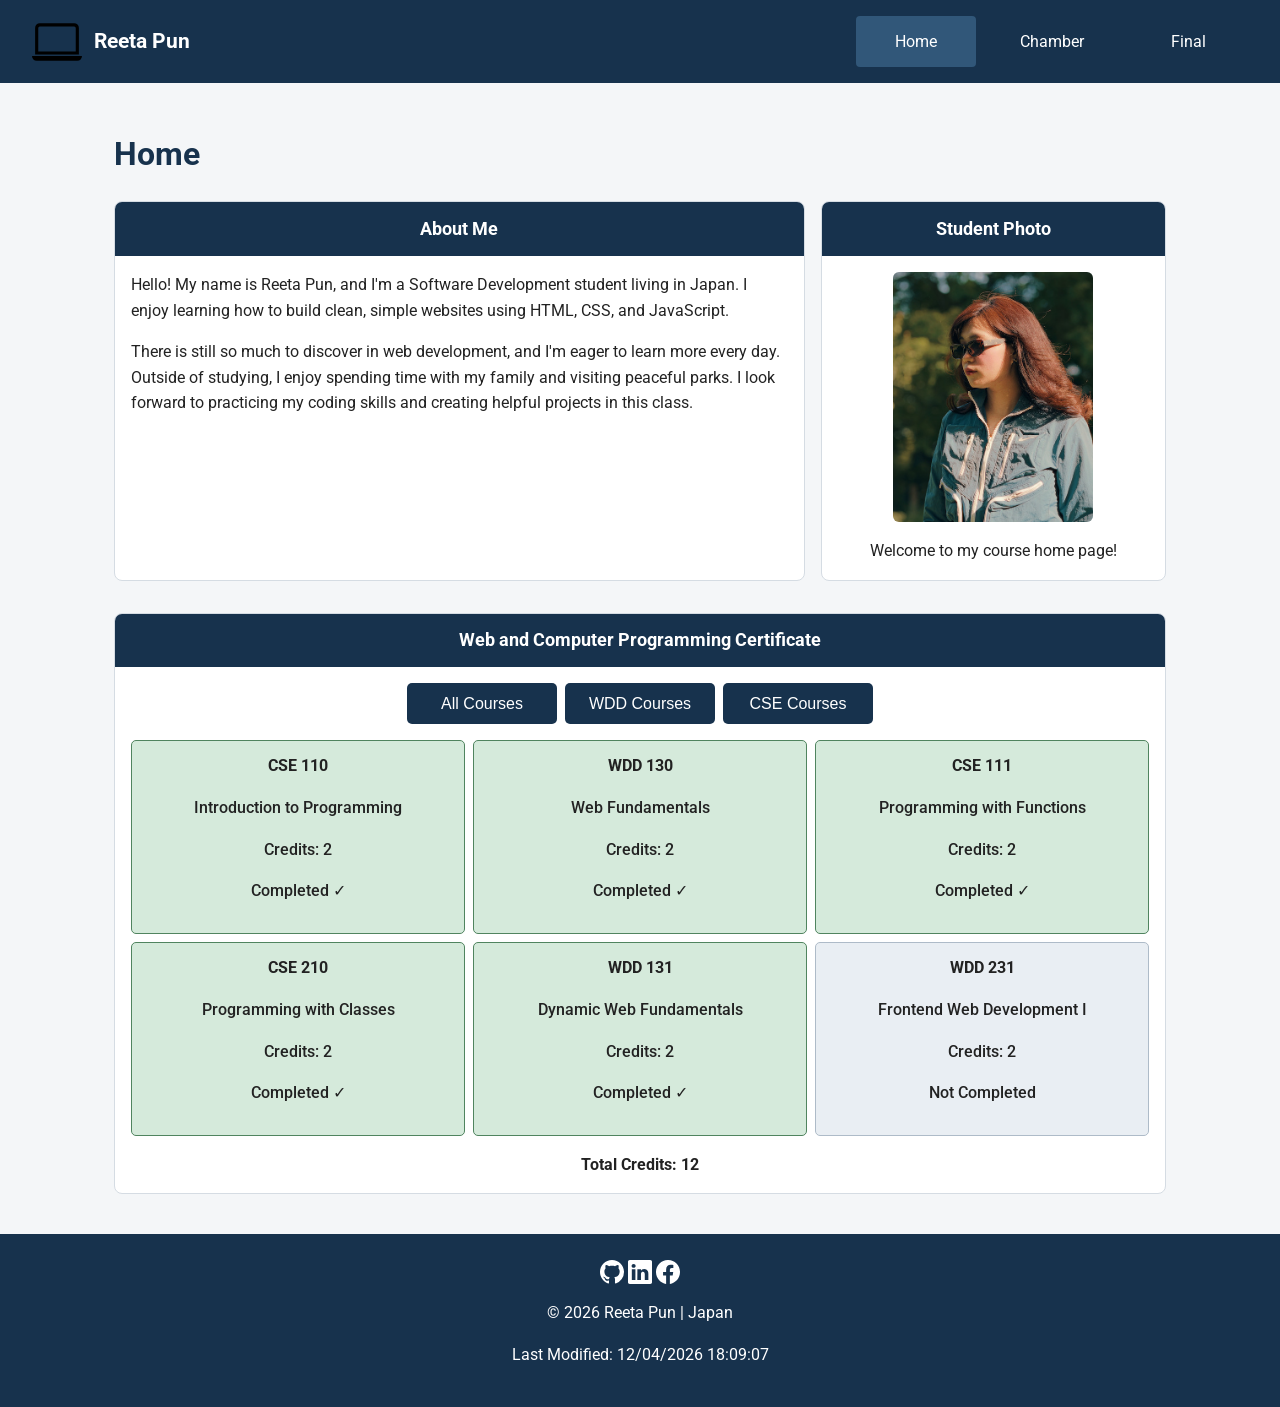
<file: index.html>
<!DOCTYPE html>
<html lang="en">

<head>
    <meta charset="UTF-8">
    <meta name="viewport" content="width=device-width, initial-scale=1.0">

    <meta name="description"
        content="My WDD 231 course home page featuring web development courses and information about my studies.">
    <meta name="author" content="Reeta Pun">

    <title>WDD 231 | Course Home Page</title>

    <link rel="preconnect" href="https://fonts.googleapis.com">
    <link rel="preconnect" href="https://fonts.gstatic.com" crossorigin>
    <link href="https://fonts.googleapis.com/css2?family=Roboto:wght@400;500;700&display=swap" rel="stylesheet">

    <link rel="stylesheet" href="styles/small.css">
    <link rel="stylesheet" href="styles/large.css">

    <script src="scripts/navigation.js" defer></script>
    <script src="scripts/dates.js" defer></script>
    <script src="scripts/course.js" defer></script>
</head>

<body>
    <header>
        <div class="header-content">
            <img src="images/logo.svg" alt="Site logo" width="50" height="50">
            <span class="site-name">Reeta Pun</span>

            <button id="menu-button" aria-label="Open navigation menu" aria-expanded="false">
                ☰
            </button>
        </div>

        <nav id="navigation">
            <ul>
                <li><a href="index.html" class="active">Home</a></li>
                <li><a href="#">Chamber</a></li>
                <li><a href="#">Final</a></li>
            </ul>
        </nav>

    </header>

    <main>
        <h1>Home</h1>

        <div class="home-grid">
            <section class="about">
                <h2>About Me</h2>
                <p>
                    Hello! My name is Reeta Pun, and I'm a Software Development student living in Japan. I enjoy
                    learning how to build clean, simple websites using HTML, CSS, and JavaScript.
                </p>
                <p>
                    There is still so much to discover in web development, and I'm eager to learn more every day.
                    Outside of studying, I enjoy spending time with my family and visiting peaceful parks. I look
                    forward to practicing my coding skills and creating helpful projects in this class.
                </p>
            </section>

            <section class="photo">
                <h2>Student Photo</h2>
                <img src="images/profile.jpg" alt="Photo of Reeta Pun" width="200" height="250">
                <p>Welcome to my course home page!</p>
            </section>

            <section class="certificate">
                <h2>Web and Computer Programming Certificate</h2>

                <div class="course-filters">
                    <button id="all-courses">All Courses</button>
                    <button id="wdd-courses">WDD Courses</button>
                    <button id="cse-courses">CSE Courses</button>
                </div>

                <div id="course-list" class="course-list"></div>

                <p id="credit-total">Total Credits: 0</p>
            </section>
        </div>
    </main>

    <footer>
        <div class="social-links">
            <a href="https://github.com" target="_blank" rel="noopener noreferrer">
                <img src="images/github.svg" alt="GitHub Repository" width="24" height="24">
            </a>
            <a href="https://linkedin.com" target="_blank" rel="noopener noreferrer">
                <img src="images/linkedin.svg" alt="LinkedIn Profile" width="24" height="24">
            </a>
            <a href="https://www.facebook.com" target="_blank" rel="noopener noreferrer">
                <img src="images/facebook.svg" alt="Facebook" width="24" height="24">
            </a>
        </div>

        <p>
            &copy; <span id="currentyear"></span> Reeta Pun | Japan
        </p>

        <p>
            Last Modified: <span id="lastModified"></span>
        </p>
    </footer>
</body>

</html>
</file>
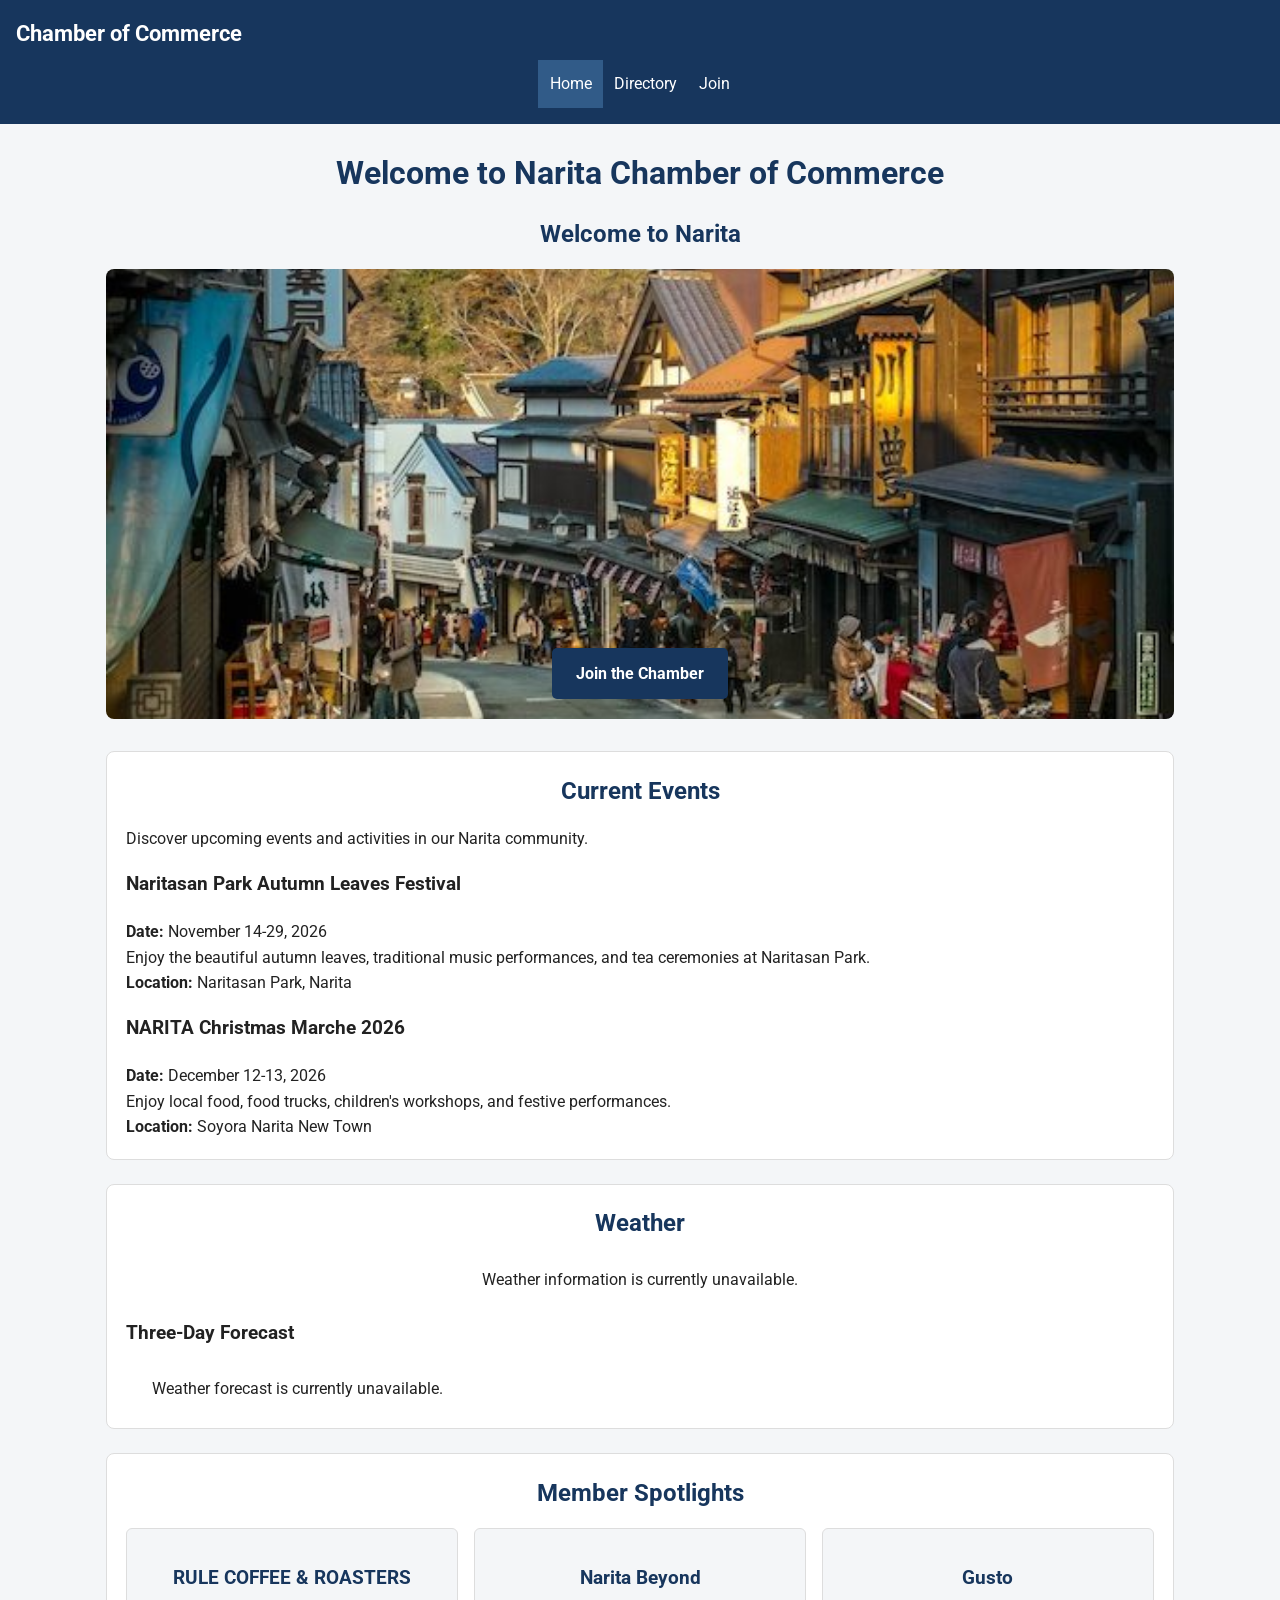
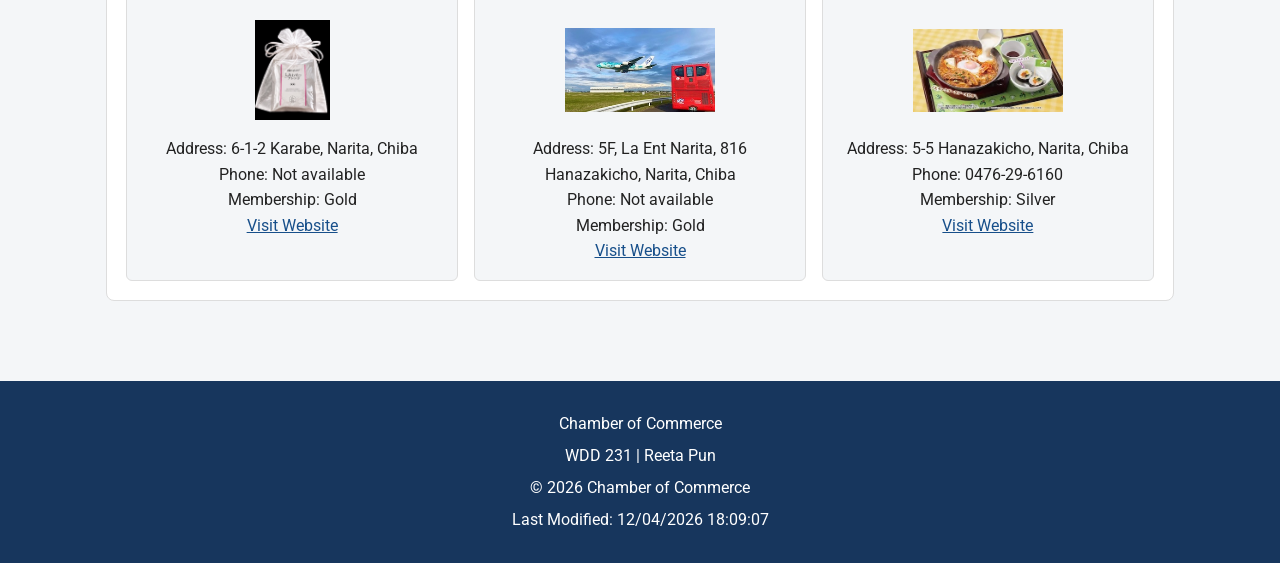
<file: chamber/index.html>
<!DOCTYPE html>
<html lang="en">

<head>
    <meta charset="UTF-8">
    <meta name="viewport" content="width=device-width, initial-scale=1.0">

    <meta name="description"
        content="Welcome to the Narita Chamber of Commerce. Discover local businesses, community events, and opportunities in Narita, Japan.">
    <meta name="author" content="Reeta Pun">

    <title>Home | Narita Chamber of Commerce</title>

    <link rel="icon" href="favicon.ico">

    <link rel="stylesheet" href="styles/normalize.css">
    <link rel="stylesheet" href="styles/small.css">
    <link rel="stylesheet" href="styles/larger.css">

    <meta property="og:title" content="Narita Chamber of Commerce">
    <meta property="og:description" content="Discover Narita businesses, events, and community opportunities.">
    <meta property="og:type" content="website">
    <meta property="og:image" content="https://reeta-maker.github.io/wdd231/chamber/images/narita-og.webp">
    <meta property="og:url" content="https://reeta-maker.github.io/wdd231/chamber/index.html">

    <link rel="preconnect" href="https://fonts.googleapis.com">
    <link rel="preconnect" href="https://fonts.gstatic.com" crossorigin>
    <link href="https://fonts.googleapis.com/css2?family=Roboto:wght@400;500;700&display=swap" rel="stylesheet">

    <script src="scripts/home.js" defer></script>

</head>

<body>

    <header>
        <div class="header-content">
            <p class="site-name">Chamber of Commerce</p>
            <button id="menu-button" aria-label="Open navigation menu">☰</button>
        </div>

        <nav id="navigation">
            <a href="index.html" class="active">Home</a>
            <a href="directory.html">Directory</a>
            <a href="join.html">Join</a>
        </nav>
    </header>

    <main>

        <h1>Welcome to Narita Chamber of Commerce</h1>

        <!-- Hero Section -->
        <section class="hero">
            <h2>Welcome to Narita</h2>
            <img src="images/hero.webp" alt="Beautiful view of Narita, Japan">
            <a href="join.html" class="join-button">Join the Chamber</a>
        </section>

        <!-- Current Events -->
        <section class="events">
            <h2>Current Events</h2>
            <p>Discover upcoming events and activities in our Narita community.</p>
            <div id="events-container">
                <article class="event-card">
                    <h3>Naritasan Park Autumn Leaves Festival</h3>
                    <p><strong>Date:</strong> November 14-29, 2026</p>
                    <p>
                        Enjoy the beautiful autumn leaves, traditional music
                        performances, and tea ceremonies at Naritasan Park.
                    </p>
                    <p><strong>Location:</strong> Naritasan Park, Narita</p>
                </article>

                <article class="event-card">
                    <h3>NARITA Christmas Marche 2026</h3>
                    <p><strong>Date:</strong> December 12-13, 2026</p>
                    <p>
                        Enjoy local food, food trucks, children's workshops,
                        and festive performances.
                    </p>
                    <p><strong>Location:</strong> Soyora Narita New Town</p>
                </article>
            </div>

        </section>

        <!-- Weather -->
        <section class="weather">
            <h2>Weather</h2>
            <div id="current-weather">
                <p>Loading current weather...</p>
            </div>

            <h3>Three-Day Forecast</h3>
            <div id="weather-forecast">
                <p>Loading forecast...</p>
            </div>
        </section>

        <!-- Company Spotlights -->
        <section class="spotlights">
            <h2>Member Spotlights</h2>
            <div id="spotlight-container">
                <p>Loading member spotlights...</p>
            </div>
        </section>

    </main>

    <footer>
        <p>Chamber of Commerce</p>
        <p>WDD 231 | Reeta Pun</p>
        <p>&copy; <span id="current-year"></span> Chamber of Commerce</p>
        <p>Last Modified: <span id="last-modified"></span></p>
    </footer>

</body>

</html>
</file>
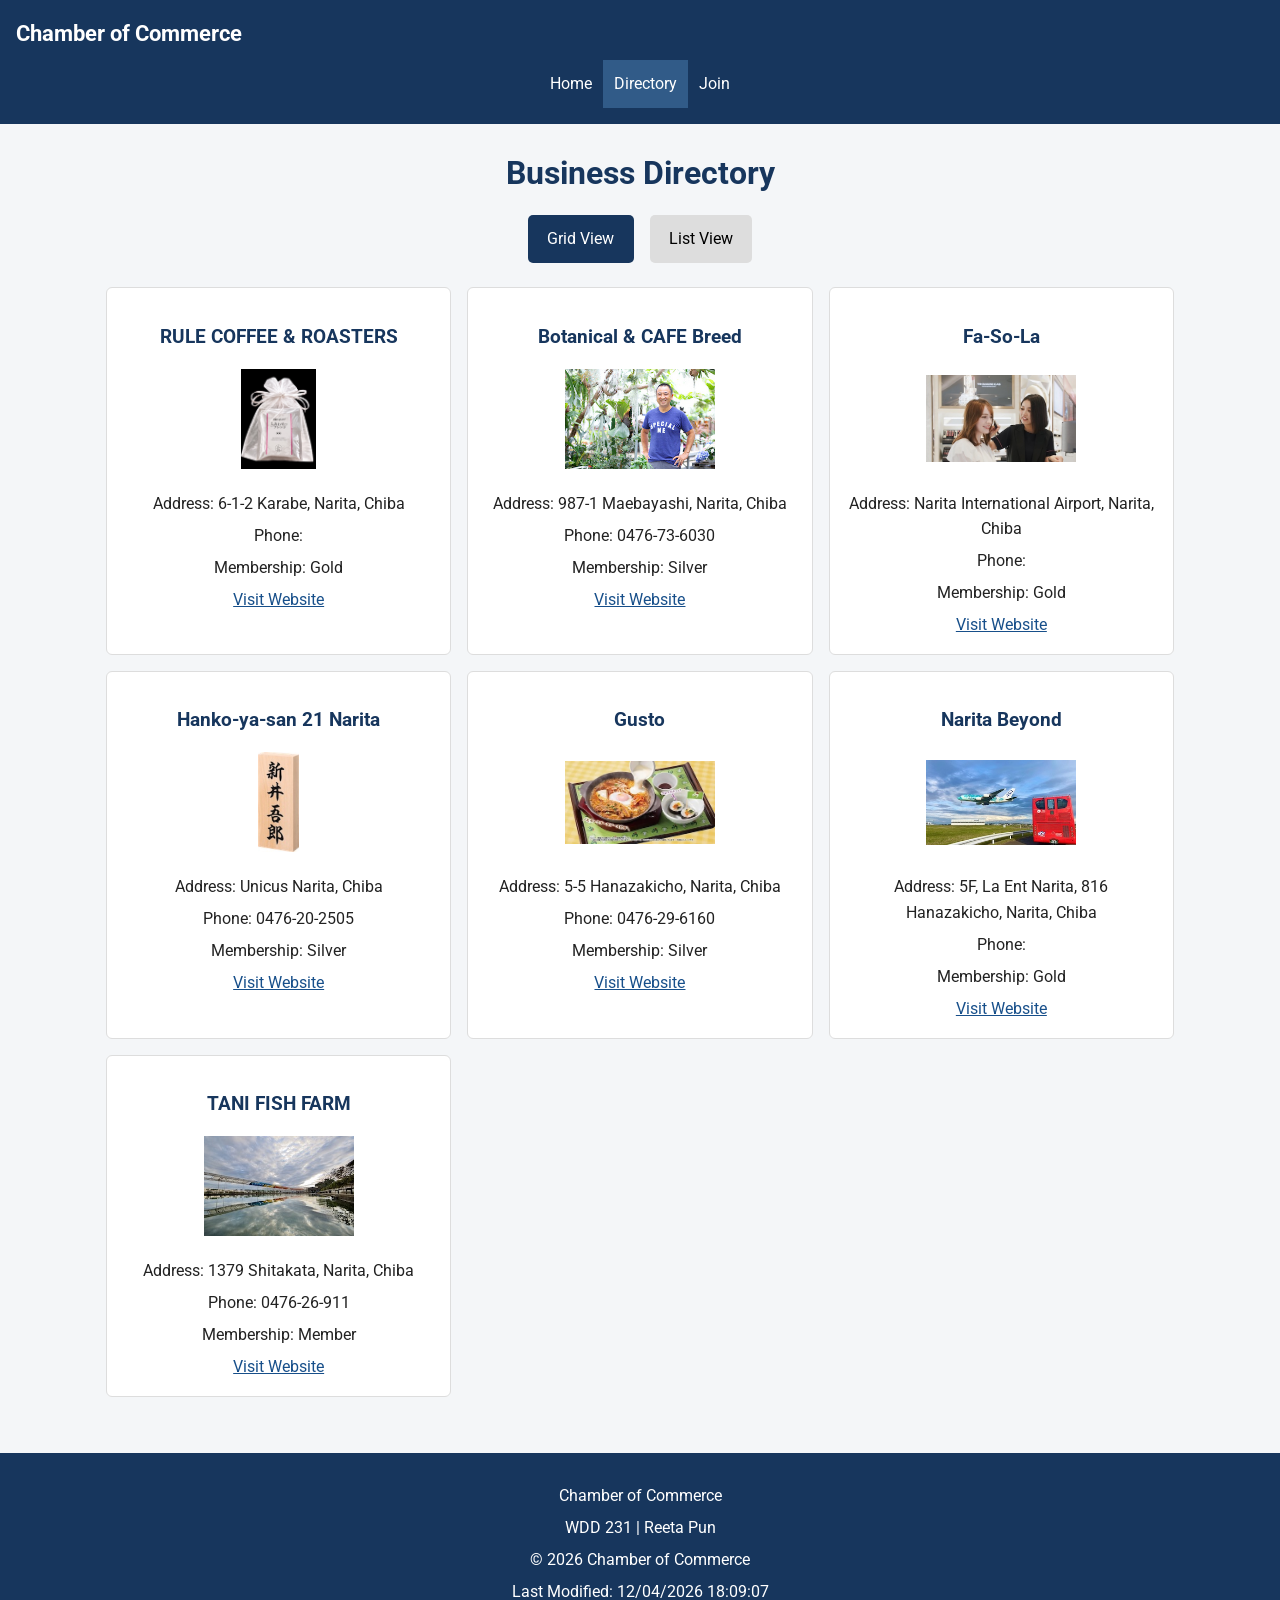
<file: chamber/directory.html>
<!DOCTYPE html>
<html lang="en">

<head>
    <meta charset="UTF-8">
    <meta name="viewport" content="width=device-width, initial-scale=1.0">

    <meta name="description"
        content="Explore local businesses and services in our Narita Chamber of Commerce directory.">
    <meta name="author" content="Reeta Pun">

    <title>Business Directory | Chamber of Commerce</title>

    <!-- Favicon -->
    <link rel="icon" href="favicon.ico">

    <!-- CSS files -->
    <link rel="stylesheet" href="styles/normalize.css">
    <link rel="stylesheet" href="styles/small.css">
    <link rel="stylesheet" href="styles/larger.css">

    <!-- Open Graph metadata -->
    <meta property="og:title" content="Business Directory | Chamber of Commerce">
    <meta property="og:description"
        content="Explore the Narita Chamber of Commerce business directory and discover local shops, services, restaurants, and businesses in our community.">
    <meta property="og:type" content="website">
    <meta property="og:image" content="https://reeta-maker.github.io/wdd231/chamber/images/narita-og.webp">
    <meta property="og:url" content="https://reeta-maker.github.io/wdd231/chamber/directory.html">

    <!-- Google Fonts -->
    <link rel="preconnect" href="https://fonts.googleapis.com">
    <link rel="preconnect" href="https://fonts.gstatic.com" crossorigin>
    <link href="https://fonts.googleapis.com/css2?family=Roboto:wght@400;500;700&display=swap" rel="stylesheet">

    <!-- JavaScript -->
    <script src="scripts/directory.js" defer></script>

</head>

<body>

    <header>
        <div class="header-content">
            <p class="site-name">Chamber of Commerce</p>
            <button id="menu-button" aria-label="Open navigation menu">☰</button>
        </div>

        <nav id="navigation">
            <a href="../index.html">Home</a>
            <a href="directory.html" class="active">Directory</a>
            <a href="join.html">Join</a>
        </nav>
    </header>

    <main>
        <h1>Business Directory</h1>

        <div class="view-buttons">
            <button id="grid-button" class="active">Grid View</button>
            <button id="list-button">List View</button>
        </div>

        <section id="members-container" class="grid" aria-label="Chamber business members">
            <p>Loading business members...</p>
        </section>
    </main>

    <footer>
        <p>Chamber of Commerce</p>
        <p>WDD 231 | Reeta Pun</p>
        <p>&copy; <span id="current-year"></span> Chamber of Commerce</p>
        <p>Last Modified: <span id="last-modified"></span></p>
    </footer>

</body>

</html>
</file>
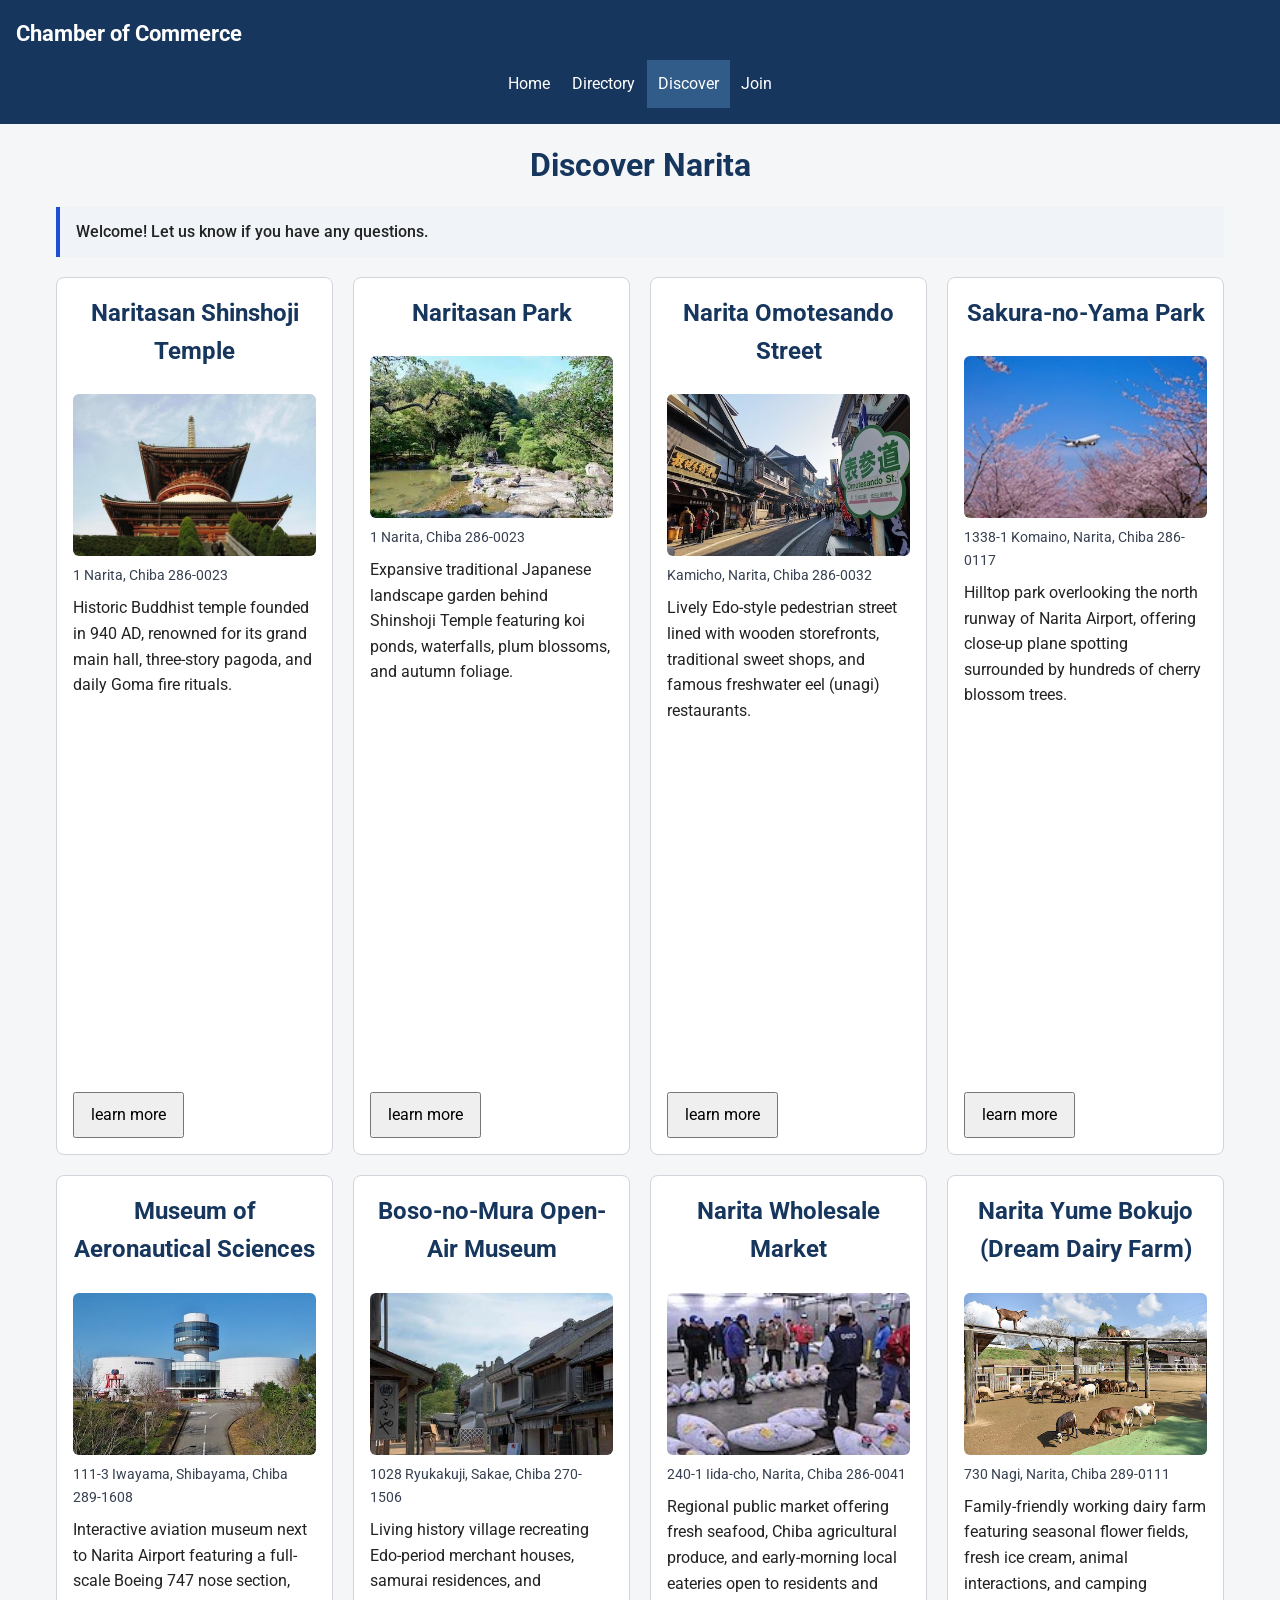
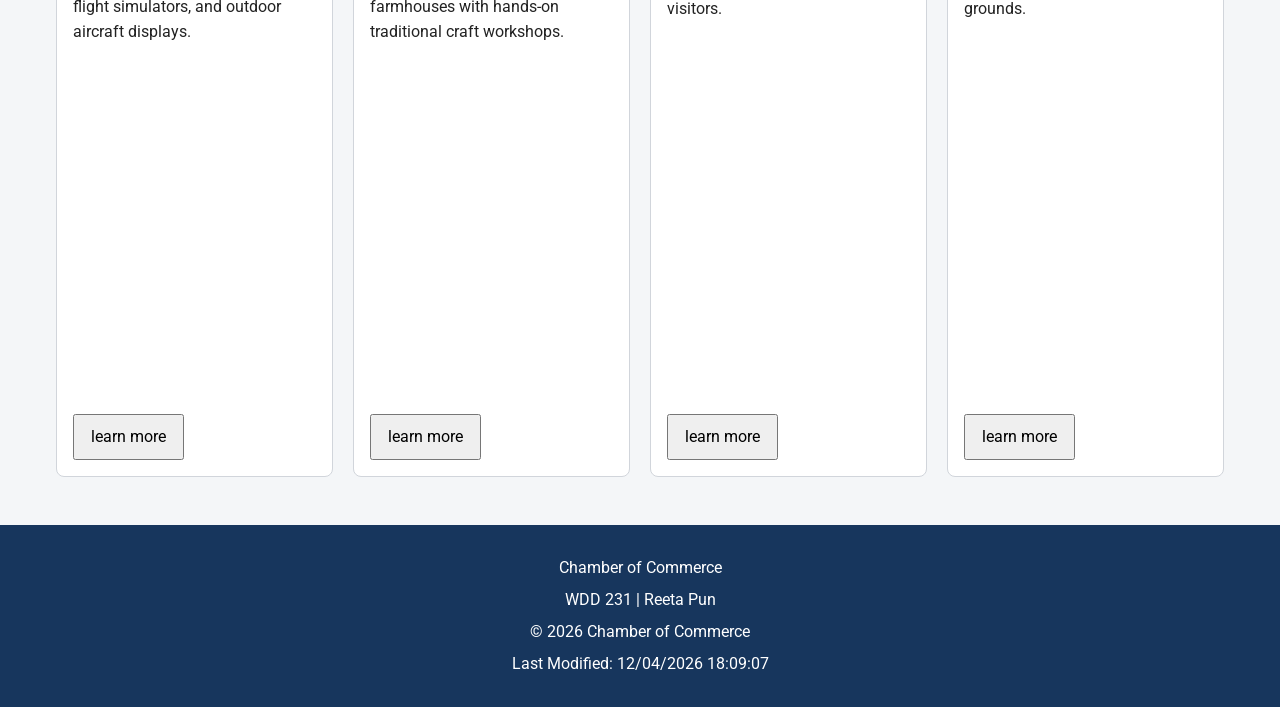
<file: chamber/discover.html>
<!DOCTYPE html>
<html lang="en">

<head>
    <meta charset="UTF-8">
    <meta name="viewport" content="width=device-width, initial-scale=1.0">

    <meta name="description"
        content="Discover Narita's local landmarks, cultural sites, parks, and community highlights through the Narita Chamber of Commerce.">
    <meta name="author" content="Reeta Pun">

    <title>Discover Narita | Chamber of Commerce</title>

    <!-- Favicon -->
    <link rel="icon" href="favicon.ico">

    <!-- CSS files -->
    <link rel="stylesheet" href="styles/normalize.css">
    <link rel="stylesheet" href="styles/small.css">
    <link rel="stylesheet" href="styles/medium.css" media="(min-width: 641px)">
    <link rel="stylesheet" href="styles/larger.css" media="(min-width: 38rem)">


    <!-- Open Graph metadata -->
    <meta property="og:title" content="Discover Narita | Chamber of Commerce">
    <meta property="og:description"
        content="Explore Narita's historic temples, scenic parks, local markets, and regional attractions with the Narita Chamber of Commerce.">
    <meta property="og:type" content="website">
    <meta property="og:image" content="https://reeta-maker.github.io/wdd231/chamber/images/narita-og.webp">
    <meta property="og:url" content="https://reeta-maker.github.io/wdd231/chamber/discover.html">

    <!-- Google Fonts -->
    <link rel="preconnect" href="https://fonts.googleapis.com">
    <link rel="preconnect" href="https://fonts.gstatic.com" crossorigin>
    <link href="https://fonts.googleapis.com/css2?family=Roboto:wght@400;700&display=swap" rel="stylesheet">

    <!-- JavaScript (ES Module) -->
    <script type="module" src="scripts/discover.js"></script>

</head>

<body>

    <header>
        <div class="header-content">
            <p class="site-name">Chamber of Commerce</p>
            <button id="menu-button" aria-label="Open navigation menu">☰</button>
        </div>

        <nav id="navigation">
            <a href="../index.html">Home</a>
            <a href="directory.html">Directory</a>
            <a href="discover.html" class="active">Discover</a>
            <a href="join.html">Join</a>
        </nav>
    </header>

    <main class="discover-main">
        <h1>Discover Narita</h1>

        <aside id="visit-message" class="visit-banner" aria-live="polite"></aside>

        <section id="discover-grid" class="discover-grid" aria-label="Narita points of interest">
            <!-- 8 cards populated by discover.js -->
        </section>
    </main>

    <footer>
        <p>Chamber of Commerce</p>
        <p>WDD 231 | Reeta Pun</p>
        <p>&copy; <span id="current-year"></span> Chamber of Commerce</p>
        <p>Last Modified: <span id="last-modified"></span></p>
    </footer>

</body>

</html>
</file>
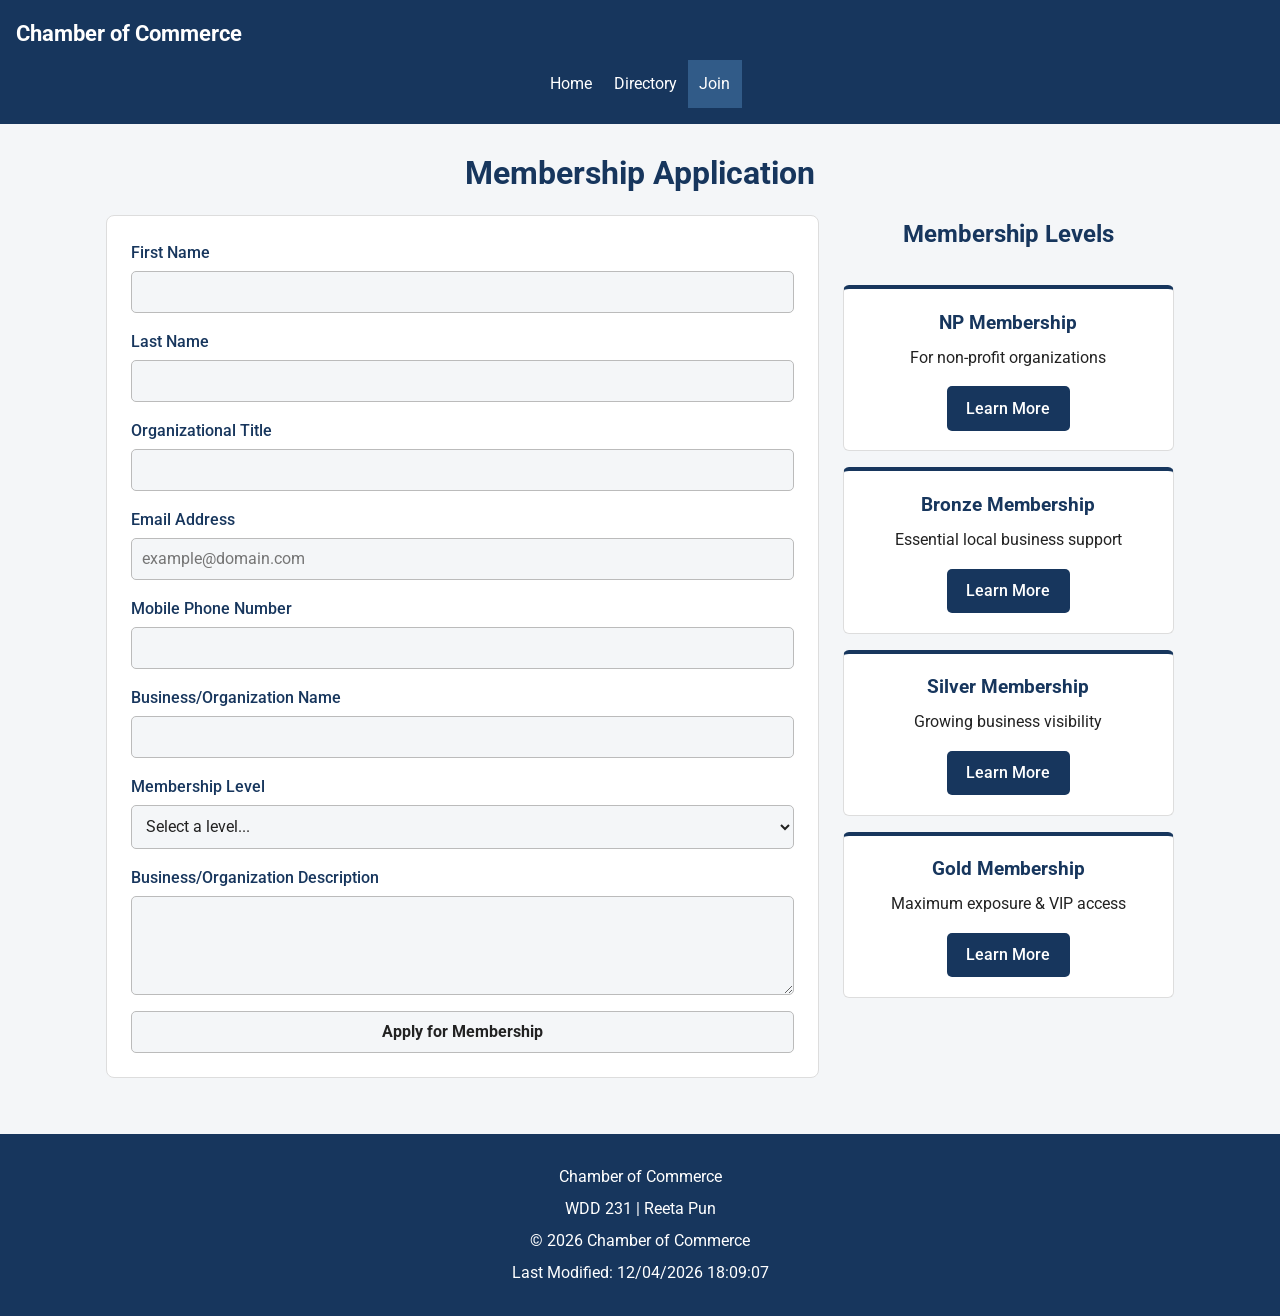
<file: chamber/join.html>
<!DOCTYPE html>
<html lang="en">

<head>
    <meta charset="UTF-8">
    <meta name="viewport" content="width=device-width, initial-scale=1.0">

    <meta name="description"
        content="Apply to join the Narita Chamber of Commerce. Choose your membership level and connect with local businesses in Narita, Japan.">
    <meta name="author" content="Reeta Pun">

    <title>Join | Narita Chamber of Commerce</title>

    <link rel="icon" href="favicon.ico">

    <link rel="stylesheet" href="styles/normalize.css">
    <link rel="stylesheet" href="styles/small.css">
    <link rel="stylesheet" href="styles/larger.css">
    <link rel="stylesheet" href="styles/join.css">

    <meta property="og:title" content="Join | Narita Chamber of Commerce">
    <meta property="og:description" content="Apply for membership with the Narita Chamber of Commerce.">
    <meta property="og:type" content="website">
    <meta property="og:image" content="https://reeta-maker.github.io/wdd231/chamber/images/narita-og.webp">
    <meta property="og:url" content="https://github.io">

    <link rel="preconnect" href="https://fonts.googleapis.com">
    <link rel="preconnect" href="https://fonts.gstatic.com" crossorigin>
    <link href="https://fonts.googleapis.com/css2?family=Roboto:wght@400;500;700&display=swap" rel="stylesheet">

    <script src="scripts/join.js" defer></script>
</head>

<body>

    <header>
        <div class="header-content">
            <p class="site-name">Chamber of Commerce</p>
            <button id="menu-button" aria-label="Open navigation menu">☰</button>
        </div>

        <nav id="navigation">
            <a href="index.html">Home</a>
            <a href="directory.html">Directory</a>
            <a href="join.html" class="active">Join</a>
        </nav>
    </header>

    <main class="join-main">
        <h1>Membership Application</h1>

        <div class="join-layout">
            <!-- MEMBERSHIP FORM -->
            <form method="get" action="thankyou.html" class="join-form">

                <label>First Name
                    <input type="text" name="first-name" title="Applicant First Name" autocomplete="given-name"
                        required>
                </label>

                <label>Last Name
                    <input type="text" name="last-name" title="Applicant Last Name" autocomplete="family-name" required>
                </label>

                <label>Organizational Title
                    <input type="text" name="org-title"
                        title="Your Title in the Organization (minimum 7 letters, hyphens, or spaces)"
                        autocomplete="organization-title" pattern="[A-Za-z\- ]{7,}">
                </label>

                <label>Email Address
                    <input type="email" name="email" title="Applicant Email Address" autocomplete="email"
                        placeholder="example@domain.com" required>
                </label>

                <label>Mobile Phone Number
                    <input type="tel" name="phone" title="Applicant Mobile Phone" autocomplete="tel" required>
                </label>

                <label>Business/Organization Name
                    <input type="text" name="organization" title="Business or Organization Name"
                        autocomplete="organization" required>
                </label>

                <label>Membership Level
                    <select name="membership" title="Select Membership Level">
                        <option value="" disabled selected>Select a level...</option>
                        <option value="np">NP Membership (Non-Profit - No Fee)</option>
                        <option value="bronze">Bronze Membership</option>
                        <option value="silver">Silver Membership</option>
                        <option value="gold">Gold Membership</option>
                    </select>
                </label>

                <label>Business/Organization Description
                    <textarea name="description" title="Describe your business or organization" rows="4"></textarea>
                </label>

                <!-- Hidden Timestamp -->
                <input type="hidden" name="timestamp" id="timestamp">

                <!-- Submit Button -->
                <input type="submit" value="Apply for Membership" class="submit-btn">
            </form>

            <!-- FOUR MEMBERSHIP CARDS -->
            <section class="membership-cards">
                <h2>Membership Levels</h2>

                <div class="card card-1">
                    <h3>NP Membership</h3>
                    <p>For non-profit organizations</p>
                    <button type="button" id="btn-np">Learn More</button>
                </div>

                <div class="card card-2">
                    <h3>Bronze Membership</h3>
                    <p>Essential local business support</p>
                    <button type="button" id="btn-bronze">Learn More</button>
                </div>

                <div class="card card-3">
                    <h3>Silver Membership</h3>
                    <p>Growing business visibility</p>
                    <button type="button" id="btn-silver">Learn More</button>
                </div>

                <div class="card card-4">
                    <h3>Gold Membership</h3>
                    <p>Maximum exposure & VIP access</p>
                    <button type="button" id="btn-gold">Learn More</button>
                </div>
            </section>
        </div>

        <!-- FOUR HTML MODALS -->
        <dialog id="modal-np">
            <h3>NP Membership Benefits</h3>
            <p><strong>Cost:</strong> Free (Registered Non-Profits)</p>
            <ul>
                <li>Listing in the Narita Chamber online directory</li>
                <li>Invitations to community networking events</li>
            </ul>
            <button type="button" class="close-modal">Close</button>
        </dialog>

        <dialog id="modal-bronze">
            <h3>Bronze Membership Benefits</h3>
            <p><strong>Cost:</strong> ¥20,000 / year</p>
            <ul>
                <li>All NP Membership benefits</li>
                <li>10% discount on chamber workshops and events</li>
                <li>Feature in our monthly newsletter</li>
            </ul>
            <button type="button" class="close-modal">Close</button>
        </dialog>

        <dialog id="modal-silver">
            <h3>Silver Membership Benefits</h3>
            <p><strong>Cost:</strong> ¥40,000 / year</p>
            <ul>
                <li>All Bronze Membership benefits</li>
                <li>25% discount on all chamber events</li>
                <li>Free booth at the annual Narita Business Expo</li>
            </ul>
            <button type="button" class="close-modal">Close</button>
        </dialog>

        <dialog id="modal-gold">
            <h3>Gold Membership Benefits</h3>
            <p><strong>Cost:</strong> ¥60,000 / year</p>
            <ul>
                <li>All Silver Membership benefits</li>
                <li>Home page spotlight advertising rotation</li>
                <li>VIP access to luncheons with local Narita leaders</li>
            </ul>
            <button type="button" class="close-modal">Close</button>
        </dialog>
    </main>

    <footer>
        <p>Chamber of Commerce</p>
        <p>WDD 231 | Reeta Pun</p>
        <p>&copy; <span id="current-year"></span> Chamber of Commerce</p>
        <p>Last Modified: <span id="last-modified"></span></p>
    </footer>

</body>

</html>
</file>
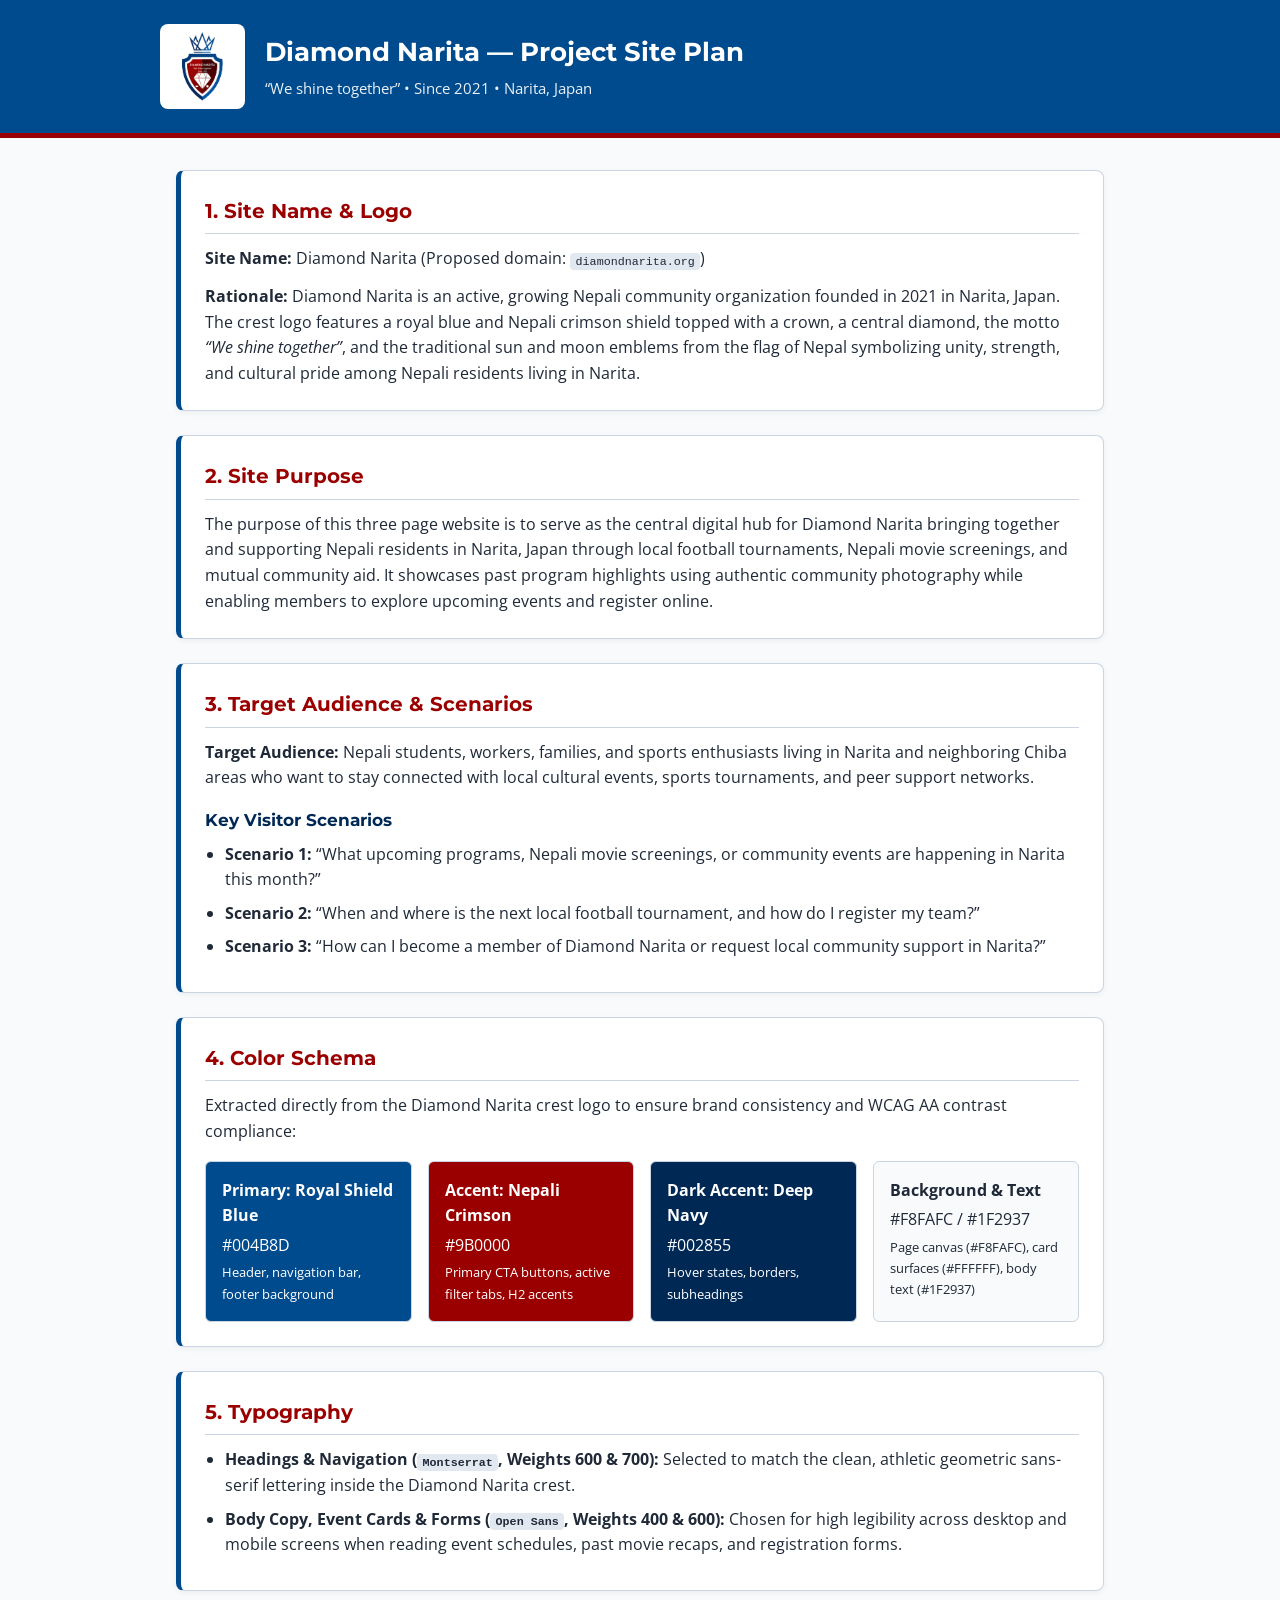
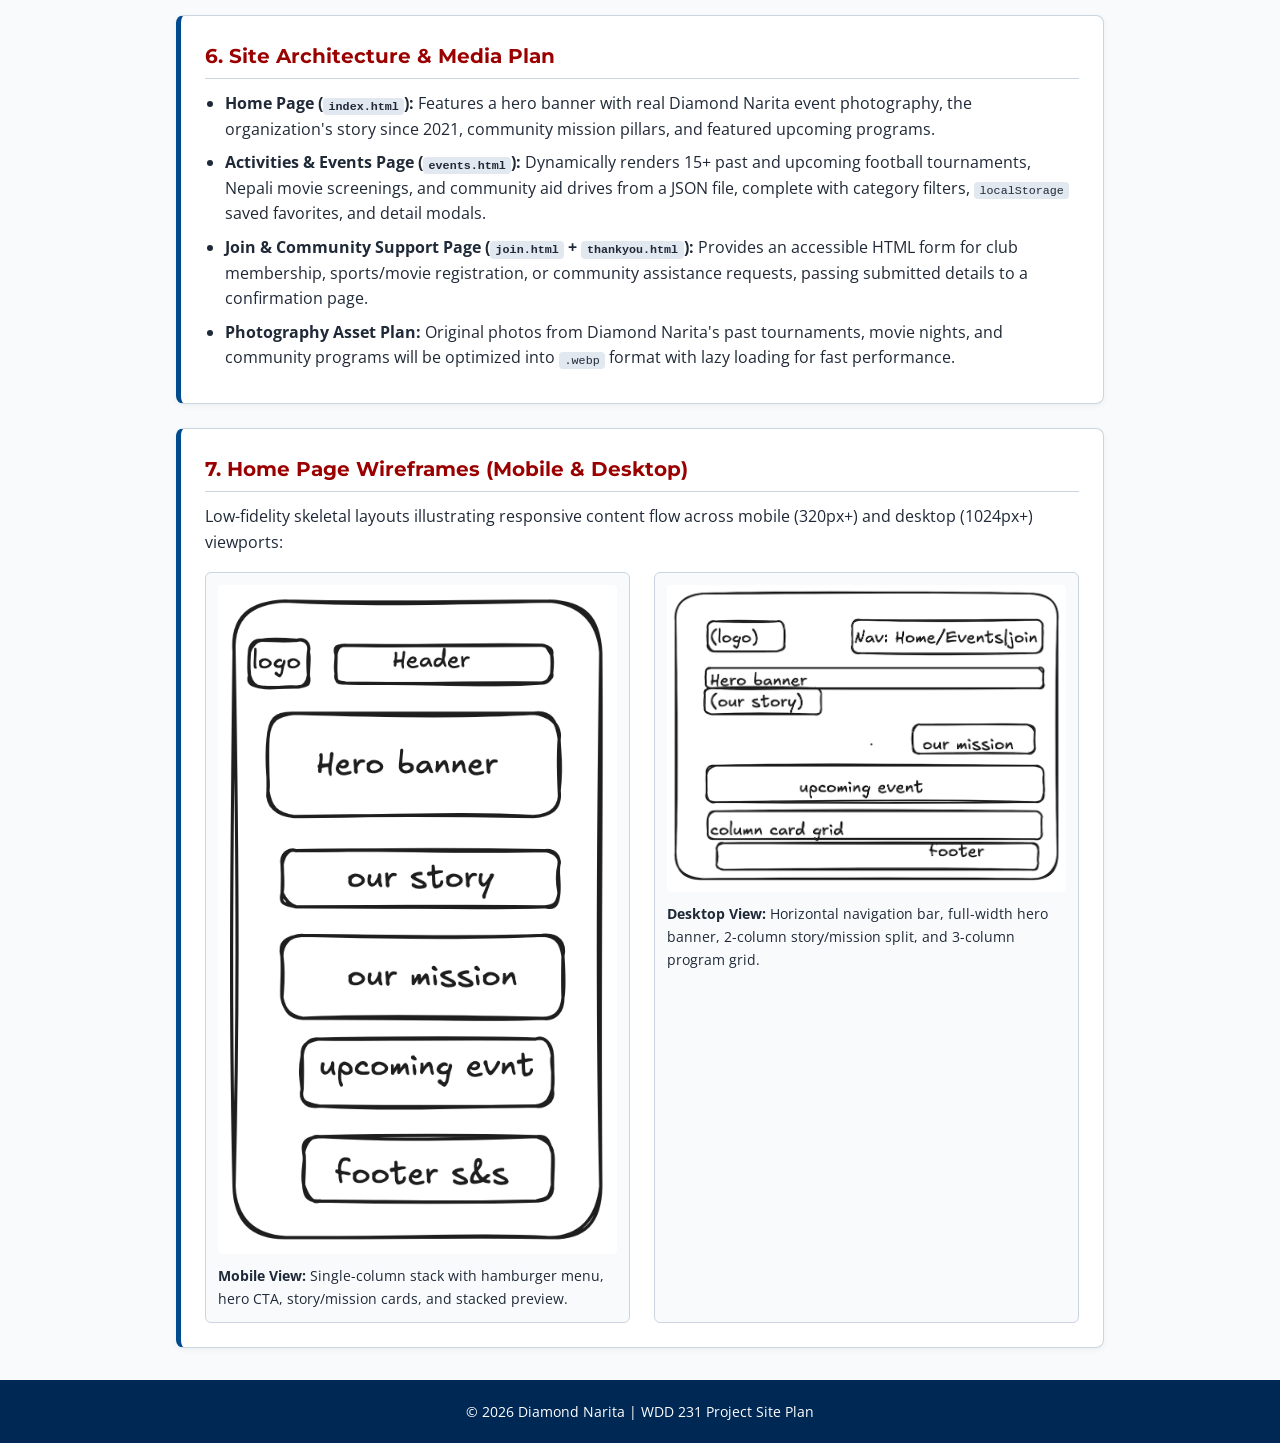
<file: chamber/project/siteplan.html>
<!DOCTYPE html>
<html lang="en">

<head>
    <meta charset="UTF-8">
    <meta name="viewport" content="width=device-width, initial-scale=1.0">
    <meta name="description"
        content="WDD 231 Project Site Plan for Diamond Narita, a Nepali community organization in Narita, Japan.">
    <meta name="author" content="Diamond Narita Web Developer">
    <title>Site Plan | Diamond Narita</title>
    <link rel="preconnect" href="https://fonts.googleapis.com">
    <link rel="preconnect" href="https://fonts.gstatic.com" crossorigin>
    <link
        href="https://fonts.googleapis.com/css2?family=Montserrat:wght@600;700&family=Open+Sans:wght@400;600&display=swap"
        rel="stylesheet">
    <link rel="stylesheet" href="styles/siteplan.css">
</head>

<body>
    <header>
        <div class="header-container">
            <img src="images/projectlogo.png" alt="Diamond Narita Crest Logo" class="logo">
            <div>
                <h1>Diamond Narita — Project Site Plan</h1>
                <p class="tagline">“We shine together” • Since 2021 • Narita, Japan</p>
            </div>
        </div>
    </header>

    <main>
        <!-- 1. Site Name & Logo -->
        <section class="card">
            <h2>1. Site Name &amp; Logo</h2>
            <p><strong>Site Name:</strong> Diamond Narita (Proposed domain: <code>diamondnarita.org</code>)</p>
            <p><strong>Rationale:</strong> Diamond Narita is an active, growing Nepali community organization founded in
                2021 in Narita, Japan. The crest logo features a royal blue and Nepali crimson shield topped with a
                crown, a central diamond, the motto <em>“We shine together”</em>, and the traditional sun and moon
                emblems from the flag of Nepal symbolizing unity, strength, and cultural pride among Nepali residents
                living in Narita.</p>
        </section>

        <!-- 2. Site Purpose -->
        <section class="card">
            <h2>2. Site Purpose</h2>
            <p>The purpose of this three page website is to serve as the central digital hub for Diamond Narita bringing
                together and supporting Nepali residents in Narita, Japan through local football tournaments, Nepali
                movie screenings, and mutual community aid. It showcases past program highlights using authentic
                community photography while enabling members to explore upcoming events and register online.</p>
        </section>

        <!-- 3. Target Audience & Scenarios -->
        <section class="card">
            <h2>3. Target Audience &amp; Scenarios</h2>
            <p><strong>Target Audience:</strong> Nepali students, workers, families, and sports enthusiasts living in
                Narita and neighboring Chiba areas who want to stay connected with local cultural events, sports
                tournaments, and peer support networks.</p>
            <h3>Key Visitor Scenarios</h3>
            <ul>
                <li><strong>Scenario 1:</strong> “What upcoming programs, Nepali movie screenings, or community events
                    are happening in Narita this month?”</li>
                <li><strong>Scenario 2:</strong> “When and where is the next local football tournament, and how do I
                    register my team?”</li>
                <li><strong>Scenario 3:</strong> “How can I become a member of Diamond Narita or request local community
                    support in Narita?”</li>
            </ul>
        </section>

        <!-- 4. Color Schema -->
        <section class="card">
            <h2>4. Color Schema</h2>
            <p>Extracted directly from the Diamond Narita crest logo to ensure brand consistency and WCAG AA contrast
                compliance:</p>
            <div class="color-grid">
                <div class="swatch primary-blue">
                    <strong>Primary: Royal Shield Blue</strong>
                    <span>#004B8D</span>
                    <small>Header, navigation bar, footer background</small>
                </div>
                <div class="swatch accent-crimson">
                    <strong>Accent: Nepali Crimson</strong>
                    <span>#9B0000</span>
                    <small>Primary CTA buttons, active filter tabs, H2 accents</small>
                </div>
                <div class="swatch dark-navy">
                    <strong>Dark Accent: Deep Navy</strong>
                    <span>#002855</span>
                    <small>Hover states, borders, subheadings</small>
                </div>
                <div class="swatch bg-light">
                    <strong>Background &amp; Text</strong>
                    <span>#F8FAFC / #1F2937</span>
                    <small>Page canvas (#F8FAFC), card surfaces (#FFFFFF), body text (#1F2937)</small>
                </div>
            </div>
        </section>

        <!-- 5. Typography -->
        <section class="card">
            <h2>5. Typography</h2>
            <ul>
                <li><strong>Headings &amp; Navigation (<code>Montserrat</code>, Weights 600 &amp; 700):</strong>
                    Selected to match the clean, athletic geometric sans-serif lettering inside the Diamond Narita
                    crest.</li>
                <li><strong>Body Copy, Event Cards &amp; Forms (<code>Open Sans</code>, Weights 400 &amp; 600):</strong>
                    Chosen for high legibility across desktop and mobile screens when reading event schedules, past
                    movie recaps, and registration forms.</li>
            </ul>
        </section>

        <!-- 6. Site Architecture & Media Plan -->
        <section class="card">
            <h2>6. Site Architecture &amp; Media Plan</h2>
            <ul>
                <li><strong>Home Page (<code>index.html</code>):</strong> Features a hero banner with real Diamond
                    Narita event photography, the organization's story since 2021, community mission pillars, and
                    featured upcoming programs.</li>
                <li><strong>Activities &amp; Events Page (<code>events.html</code>):</strong> Dynamically renders 15+
                    past and upcoming football tournaments, Nepali movie screenings, and community aid drives from a
                    JSON file, complete with category filters, <code>localStorage</code> saved favorites, and detail
                    modals.</li>
                <li><strong>Join &amp; Community Support Page (<code>join.html</code> +
                        <code>thankyou.html</code>):</strong> Provides an accessible HTML form for club membership,
                    sports/movie registration, or community assistance requests, passing submitted details to a
                    confirmation page.</li>
                <li><strong>Photography Asset Plan:</strong> Original photos from Diamond Narita's past tournaments,
                    movie nights, and community programs will be optimized into <code>.webp</code> format with lazy
                    loading for fast performance.</li>
            </ul>
        </section>

        <!-- 7. Wireframes -->
        <section class="card">
            <h2>7. Home Page Wireframes (Mobile &amp; Desktop)</h2>
            <p>Low-fidelity skeletal layouts illustrating responsive content flow across mobile (320px+) and desktop
                (1024px+) viewports:</p>
            <div class="wireframe-grid">
                <figure>
                    <img src="images/mobile.png" alt="Mobile Home Page Wireframe for Diamond Narita">
                    <figcaption><strong>Mobile View:</strong> Single-column stack with hamburger menu, hero CTA,
                        story/mission cards, and stacked preview.</figcaption>
                </figure>
                <figure>
                    <img src="images/desktop.png" alt="Desktop Home Page Wireframe for Diamond Narita">
                    <figcaption><strong>Desktop View:</strong> Horizontal navigation bar, full-width hero banner,
                        2-column story/mission split, and 3-column program grid.</figcaption>
                </figure>
            </div>
        </section>
    </main>

    <footer>
        <p>&copy; <span id="year">2026</span> Diamond Narita | WDD 231 Project Site Plan</p>
    </footer>
</body>

</html>
</file>
<file: styles/small.css>
/* General page styles */

* {
    box-sizing: border-box;
}

body {
    margin: 0;
    font-family: 'Roboto', Arial, sans-serif;
    line-height: 1.6;
    color: #222;
    background-color: #f4f6f8;
}

header {
    background-color: #17324d;
    color: white;
    padding: 1rem;
}

.header-content {
    display: flex;
    align-items: center;
    gap: 12px;
}

.header-content img {
    width: 50px;
    height: 50px;
}

.site-name {
    font-size: 1.3rem;
    font-weight: 700;
}

#menu-button {
    margin-left: auto;
    padding: 0.4rem 0.7rem;
    font-size: 1.5rem;
    background: transparent;
    color: white;
    border: 1px solid white;
    border-radius: 5px;
    cursor: pointer;
}

nav {
    display: none;
    margin-top: 1rem;
}

nav.open {
    display: block;
}

nav ul {
    list-style: none;
    padding: 0;
    margin: 0;
    display: flex;
    flex-direction: column;
}

nav a {
    display: block;
    color: white;
    text-decoration: none;
    padding: 0.8rem;
    text-align: center;
    border-radius: 4px;
}

nav a:hover,
nav a.active {
    background-color: #315779;
}

main {
    max-width: 1100px;
    margin: 0 auto;
    padding: 1rem;
}

h1 {
    color: #17324d;
}

section {
    margin-bottom: 1rem;
    background-color: white;
    border: 1px solid #d5dce3;
    border-radius: 8px;
    overflow: hidden;
}

section h2 {
    margin: 0;
    padding: 0.8rem;
    text-align: center;
    color: white;
    background-color: #17324d;
    font-size: 1.1rem;
}

section p {
    padding: 0 1rem;
}

.photo {
    text-align: center;
}

.photo img {
    display: block;
    margin: 1rem auto;
    border-radius: 6px;
}

.course-filters {
    display: flex;
    flex-direction: column;
    gap: 0.5rem;
    padding: 1rem;
}

.course-filters button {
    padding: 0.7rem;
    background-color: #17324d;
    color: white;
    border: none;
    border-radius: 5px;
    font-size: 1rem;
    cursor: pointer;
}

.course-filters button:hover {
    background-color: #315779;
}

.course-list {
    display: grid;
    grid-template-columns: 1fr;
    gap: 0.5rem;
    padding: 0 1rem;
}

.course-card {
    padding: 0.8rem;
    border: 1px solid #aebbc8;
    border-radius: 5px;
    background-color: #e9eef3;
    text-align: center;
    font-weight: 500;
}

.course-card.completed {
    background-color: #d5eadb;
    border-color: #50845f;
}

#credit-total {
    text-align: center;
    font-weight: 700;
}

footer {
    padding: 1.5rem 1rem;
    text-align: center;
    background-color: #17324d;
    color: white;
}

.social-links a {
    color: white;
    display: inline-block;
}

.social-links img {
    filter: invert(1);
    vertical-align: middle;
}

button:focus-visible,
a:focus-visible {
    outline: 3px solid #e8b44b;
    outline-offset: 3px;
}
</file>
<file: styles/large.css>
@media screen and (min-width: 700px) {
    header {
        display: flex;
        justify-content: space-between;
        align-items: center;
        padding: 1rem 2rem;
    }

    #menu-button {
        display: none;
    }

    nav {
        display: block;
        margin-top: 0;
    }

    nav ul {
        flex-direction: row;
        gap: 1rem;
    }

    nav a {
        min-width: 120px;
    }

    main {
        padding: 1.5rem;
    }

    .home-grid {
        display: grid;
        grid-template-columns: 2fr 1fr;
        gap: 1rem;
    }

    .about,
    .photo {
        min-height: 200px;
    }

    .certificate {
        grid-column: 1 / -1;
    }

    .course-filters {
        flex-direction: row;
        justify-content: center;
    }

    .course-filters button {
        min-width: 150px;
    }

    .course-list {
        grid-template-columns: repeat(3, 1fr);
    }
}
</file>
<file: chamber/styles/small.css>
/* General page styles */
body {
    font-family: 'Roboto', sans-serif;
    line-height: 1.6;
    color: #222;
    background-color: #f4f6f8;
}

/* Header */
header {
    background-color: #17365d;
    color: white;
    padding: 1rem;
}

.header-content {
    display: flex;
    justify-content: space-between;
    align-items: center;
    gap: 1rem;
}

main h1 {
    text-align: center;
    margin-bottom: 1rem;
    color: #17365d;
}

#menu-button {
    background: none;
    border: 1px solid white;
    color: white;
    padding: 0.4rem 0.7rem;
    font-size: 1.3rem;
}

nav {
    display: none;
    flex-direction: column;
    margin-top: 1rem;
}

nav.open {
    display: flex;
}

nav a {
    color: white;
    text-decoration: none;
    padding: 0.7rem;
}

nav a:hover,
nav a.active {
    background-color: #315b88;
}

/* Main content */
main {
    max-width: 1100px;
    margin: 0 auto;
    padding: 1.5rem 1rem;
}

main h2 {
    text-align: center;
    margin-bottom: 1rem;
    color: #17365d;
}

/* View buttons */
.view-buttons {
    display: flex;
    justify-content: center;
    gap: 1rem;
    margin-bottom: 1.5rem;
}

.view-buttons button {
    padding: 0.7rem 1.2rem;
    border: none;
    border-radius: 5px;
    background-color: #ddd;
}

.view-buttons button.active {
    background-color: #17365d;
    color: white;
}

/* Business cards */
#members-container {
    display: grid;
    grid-template-columns: 1fr;
    gap: 1rem;
}

.member-card {
    background-color: white;
    padding: 1rem;
    border: 1px solid #ddd;
    border-radius: 6px;
    text-align: center;
}

.member-card h3 {
    color: #17365d;
    margin-bottom: 0.5rem;
}

.member-card img {
    width: 150px;
    height: 100px;
    object-fit: contain;
    margin: 0.5rem auto;
}

.member-card a {
    color: #174f8a;
    overflow-wrap: anywhere;
}

.member-card p {
    margin: 0.4rem 0;
}

/* Footer */
footer {
    background-color: #17365d;
    color: white;
    text-align: center;
    padding: 1.5rem 1rem;
    margin-top: 2rem;
}

footer p {
    margin: 0.4rem 0;
}

.site-name {
    font-size: 1.4rem;
    font-weight: bold;
    color: white;
    margin: 0;
}

/* =========================
HOMEPAGE STYLES
========================= */

/* Hero section */
.hero {
    position: relative;
    margin-bottom: 2rem;
}

.hero img {
    width: 100%;
    height: 300px;
    object-fit: cover;
    display: block;
    border-radius: 8px;
}

.join-button {
    position: absolute;
    bottom: 20px;
    left: 50%;
    transform: translateX(-50%);
    z-index: 2;
    display: inline-block;
    background-color: #17365d;
    color: white;
    text-decoration: none;
    padding: 0.8rem 1.5rem;
    border-radius: 5px;
    font-weight: bold;
}

.join-button:hover {
    background-color: #315b88;
}

/* Events and weather sections */
.events,
.weather,
.spotlights {
    background-color: white;
    padding: 1.2rem;
    margin-bottom: 1.5rem;
    border-radius: 8px;
    border: 1px solid #ddd;
}

/* Spotlight cards */
#spotlight-container {
    display: grid;
    grid-template-columns: 1fr;
    gap: 1rem;
}

.spotlight-card {
    background-color: #f4f6f8;
    padding: 1rem;
    border: 1px solid #ddd;
    border-radius: 6px;
    text-align: center;
}

.spotlight-card img {
    width: 150px;
    height: 100px;
    object-fit: contain;
    margin: 0.5rem auto;
}

.spotlight-card h3 {
    color: #17365d;
}

.spotlight-card a {
    color: #174f8a;
}

/* Weather information */
#current-weather,
#weather-forecast {
    text-align: center;
    padding: 0.5rem;
}

#weather-forecast {
    display: grid;
    grid-template-columns: 1fr;
    gap: 1rem;
}

.forecast-card {
    background-color: #f4f6f8;
    padding: 1rem;
    border-radius: 6px;
}

/* Small screens: 320px to 640px (no image hover effect) */
.discover-main {
    max-width: 1200px;
    margin: 0 auto;
    padding: 1rem;
}

.visit-banner {
    background-color: #f0f4f8;
    border-left: 4px solid #1d4ed8;
    padding: 0.75rem 1rem;
    margin-bottom: 1.25rem;
    font-weight: 500;
    min-height: 1.6rem;
    /* Prevents banner text from pushing cards down */
}

.discover-grid {
    display: grid;
    grid-template-columns: 1fr;
    gap: 1.25rem;
    min-height: 1800px;
    /* Keeps footer below the fold while JS builds cards */
    grid-template-areas:
        "card1"
        "card2"
        "card3"
        "card4"
        "card5"
        "card6"
        "card7"
        "card8";
}

.discover-card {
    border: 1px solid #d1d5db;
    border-radius: 8px;
    padding: 1rem;
    background-color: #ffffff;
    display: flex;
    flex-direction: column;
    gap: 0.5rem;
}

.discover-card figure {
    margin: 0;
    overflow: hidden;
    border-radius: 6px;
    aspect-ratio: 3 / 2;
    /* Matches width="300" height="200" to prevent image shift */
}

.discover-card img {
    display: block;
    width: 100%;
    height: 100%;
    object-fit: cover;
}

.discover-card address {
    font-style: normal;
    font-size: 0.9rem;
    color: #374151;
}

.discover-card button {
    margin-top: auto;
    align-self: flex-start;
    padding: 0.5rem 1rem;
    cursor: pointer;
}
</file>
<file: chamber/styles/larger.css>
/* Larger screen layout */
@media screen and (min-width: 38rem) {

    #menu-button {
        display: none;
    }

    nav {
        display: flex;
        flex-direction: row;
        justify-content: center;
        margin-top: 0.5rem;
    }

    #members-container.grid {
        grid-template-columns: repeat(2, 1fr);
    }

    #members-container.list {
        grid-template-columns: 1fr;
    }

    #members-container.list .member-card {
        display: flex;
        align-items: center;
        justify-content: space-around;
        gap: 1rem;
        text-align: left;
    }
}

@media screen and (min-width: 64rem) {

    #members-container.grid {
        grid-template-columns: repeat(3, 1fr);
    }
}

/* Homepage larger screen layout */
@media screen and (min-width: 38rem) {

    /* Hero image */
    .hero img {
        height: 400px;
    }

    /* Member spotlights */
    #spotlight-container {
        grid-template-columns: repeat(2, 1fr);
    }

    /* Weather forecast */
    #weather-forecast {
        grid-template-columns: repeat(3, 1fr);
    }
}

@media screen and (min-width: 64rem) {

    .hero img {
        height: 450px;
    }

    #spotlight-container {
        grid-template-columns: repeat(3, 1fr);
    }

}

/* Large screens: 1025px and above */
@media (min-width: 1025px) {
    .discover-grid {
        grid-template-columns: repeat(4, 1fr);
        grid-template-areas:
            "card1 card2 card3 card4"
            "card5 card6 card7 card8";
    }

    /* Desktop-only image hover effect */
    .discover-card img {
        transition: transform 0.3s ease, filter 0.3s ease, box-shadow 0.3s ease;
    }

    .discover-card img:hover {
        transform: scale(1.04);
        filter: contrast(1.08) saturate(1.15);
        box-shadow: 0 8px 18px rgba(0, 0, 0, 0.18);
    }
}
</file>
<file: chamber/styles/medium.css>
/* Medium screens: 641px to 1024px */
@media (min-width: 641px) {
    .discover-grid {
        grid-template-columns: 1fr 1fr;
        grid-template-areas:
            "card1 card2"
            "card3 card4"
            "card5 card6"
            "card7 card8";
    }
}
</file>
<file: chamber/styles/join.css>
/* =========================
JOIN & THANK YOU PAGE STYLES
========================= */

/* Layout: Form on top on small screens, side-by-side on large screens */
.join-layout {
    display: flex;
    flex-direction: column;
    gap: 1.5rem;
}

/* Form Container Card */
.join-form {
    background-color: white;
    padding: 1.5rem;
    border: 1px solid #ddd;
    border-radius: 8px;
}

.join-form label {
    display: block;
    margin-bottom: 1rem;
    font-weight: 500;
    color: #17365d;
}

.join-form input,
.join-form select,
.join-form textarea {
    display: block;
    width: 100%;
    padding: 0.65rem;
    margin-top: 0.35rem;
    border: 1px solid #bbb;
    border-radius: 5px;
    font-size: 1rem;
    font-family: 'Roboto', sans-serif;
    color: #222;
    background-color: #f4f6f8;
    box-sizing: border-box;
}

.join-form input:focus,
.join-form select:focus,
.join-form textarea:focus {
    outline: 2px solid #315b88;
    background-color: white;
}

/* Submit Button (Matches .join-button in small.css) */
.submit-btn {
    background-color: #17365d;
    color: white;
    font-weight: bold;
    border: none;
    padding: 0.85rem;
    margin-top: 0.5rem;
    border-radius: 5px;
    cursor: pointer;
}

.submit-btn:hover {
    background-color: #315b88;
}

/* Membership Level Cards */
.membership-cards {
    display: flex;
    flex-direction: column;
    gap: 1rem;
}

.card {
    background-color: white;
    border: 1px solid #ddd;
    border-top: 4px solid #17365d;
    border-radius: 6px;
    padding: 1.2rem;
    text-align: center;
    /* Initial page load animation */
    animation: slideFadeIn 0.8s ease-out forwards;
}

.card h3 {
    color: #17365d;
    margin: 0 0 0.4rem 0;
}

.card p {
    margin: 0.4rem 0;
}

.card button {
    margin-top: 0.6rem;
    padding: 0.6rem 1.2rem;
    background-color: #17365d;
    color: white;
    border: none;
    border-radius: 5px;
    font-weight: 500;
    cursor: pointer;
}

.card button:hover {
    background-color: #315b88;
}

/* Simple Keyframes for Initial Page Load */
@keyframes slideFadeIn {
    from {
        opacity: 0;
        transform: translateY(20px);
    }

    to {
        opacity: 1;
        transform: translateY(0);
    }
}

/* HTML Dialog Modals */
dialog:not([open]) {
    display: none;
}

dialog[open] {
    display: block;
    background-color: white;
    color: #222;
    border: 2px solid #17365d;
    border-radius: 8px;
    padding: 1.5rem;
    max-width: 420px;
    width: 90%;
}

dialog h3 {
    color: #17365d;
    margin-top: 0;
}

dialog ul {
    text-align: left;
    padding-left: 1.2rem;
}

dialog::backdrop {
    background-color: rgba(23, 54, 93, 0.55);
}

.close-modal {
    margin-top: 1rem;
    padding: 0.6rem 1.2rem;
    background-color: #17365d;
    color: white;
    border: none;
    border-radius: 5px;
    font-weight: 500;
    cursor: pointer;
}

.close-modal:hover {
    background-color: #315b88;
}

/* Thank You Page Results Card */
#results {
    text-align: left;
    max-width: 600px;
    margin: 1.5rem auto;
}

/* Larger Screens: Form on left, Membership Cards on right */
@media only screen and (min-width: 38rem) {
    .join-layout {
        flex-direction: row;
        align-items: flex-start;
    }

    .join-form {
        flex: 2;
    }

    .membership-cards {
        flex: 1;
    }
}
</file>
<file: chamber/project/styles/siteplan.css>
:root {
    --primary-blue: #004B8D;
    --dark-navy: #002855;
    --accent-crimson: #9B0000;
    --dark-maroon: #4A0000;
    --bg-light: #F8FAFC;
    --surface-white: #FFFFFF;
    --text-dark: #1F2937;
    --border-gray: #CBD5E1;

    --font-heading: 'Montserrat', sans-serif;
    --font-body: 'Open Sans', sans-serif;
}

* {
    box-sizing: border-box;
    margin: 0;
    padding: 0;
}

body {
    font-family: var(--font-body);
    background-color: var(--bg-light);
    color: var(--text-dark);
    line-height: 1.6;
}

header {
    background-color: var(--primary-blue);
    color: var(--surface-white);
    padding: 1.5rem 1rem;
    border-bottom: 5px solid var(--accent-crimson);
}

.header-container {
    max-width: 960px;
    margin: 0 auto;
    display: flex;
    align-items: center;
    gap: 1.25rem;
}

.logo {
    width: 85px;
    height: auto;
    background-color: var(--surface-white);
    border-radius: 8px;
    padding: 4px;
}

h1,
h2,
h3 {
    font-family: var(--font-heading);
}

h1 {
    font-size: 1.6rem;
}

.tagline {
    font-size: 0.95rem;
    opacity: 0.92;
    margin-top: 0.2rem;
}

main {
    max-width: 960px;
    margin: 2rem auto;
    padding: 0 1rem;
    display: grid;
    gap: 1.5rem;
}

.card {
    background-color: var(--surface-white);
    border: 1px solid var(--border-gray);
    border-left: 5px solid var(--primary-blue);
    border-radius: 8px;
    padding: 1.5rem;
    box-shadow: 0 2px 6px rgba(0, 0, 0, 0.05);
}

h2 {
    color: var(--accent-crimson);
    font-size: 1.25rem;
    margin-bottom: 0.75rem;
    border-bottom: 1px solid var(--border-gray);
    padding-bottom: 0.4rem;
}

h3 {
    color: var(--dark-navy);
    font-size: 1.05rem;
    margin: 1rem 0 0.5rem;
}

p+p {
    margin-top: 0.75rem;
}

ul {
    padding-left: 1.25rem;
    margin-top: 0.5rem;
}

li {
    margin-bottom: 0.5rem;
}

code {
    background-color: #E2E8F0;
    padding: 0.1rem 0.35rem;
    border-radius: 4px;
    font-size: 0.9em;
}

/* Color Swatches */
.color-grid {
    display: grid;
    grid-template-columns: repeat(auto-fit, minmax(200px, 1fr));
    gap: 1rem;
    margin-top: 1rem;
}

.swatch {
    padding: 1rem;
    border-radius: 6px;
    display: flex;
    flex-direction: column;
    gap: 0.25rem;
    border: 1px solid var(--border-gray);
}

.swatch.primary-blue {
    background-color: var(--primary-blue);
    color: var(--surface-white);
}

.swatch.accent-crimson {
    background-color: var(--accent-crimson);
    color: var(--surface-white);
}

.swatch.dark-navy {
    background-color: var(--dark-navy);
    color: var(--surface-white);
}

.swatch.bg-light {
    background-color: var(--bg-light);
    color: var(--text-dark);
}

/* Wireframes */
.wireframe-grid {
    display: grid;
    grid-template-columns: repeat(auto-fit, minmax(280px, 1fr));
    gap: 1.5rem;
    margin-top: 1rem;
}

figure {
    border: 1px solid var(--border-gray);
    border-radius: 6px;
    padding: 0.75rem;
    background-color: var(--bg-light);
}

figure img {
    width: 100%;
    height: auto;
    display: block;
    border-radius: 4px;
}

figcaption {
    margin-top: 0.6rem;
    font-size: 0.9rem;
}

footer {
    background-color: var(--dark-navy);
    color: var(--surface-white);
    text-align: center;
    padding: 1.25rem;
    margin-top: 2rem;
    font-size: 0.9rem;
}

@media (max-width: 600px) {
    .header-container {
        flex-direction: column;
        text-align: center;
    }
}
</file>
